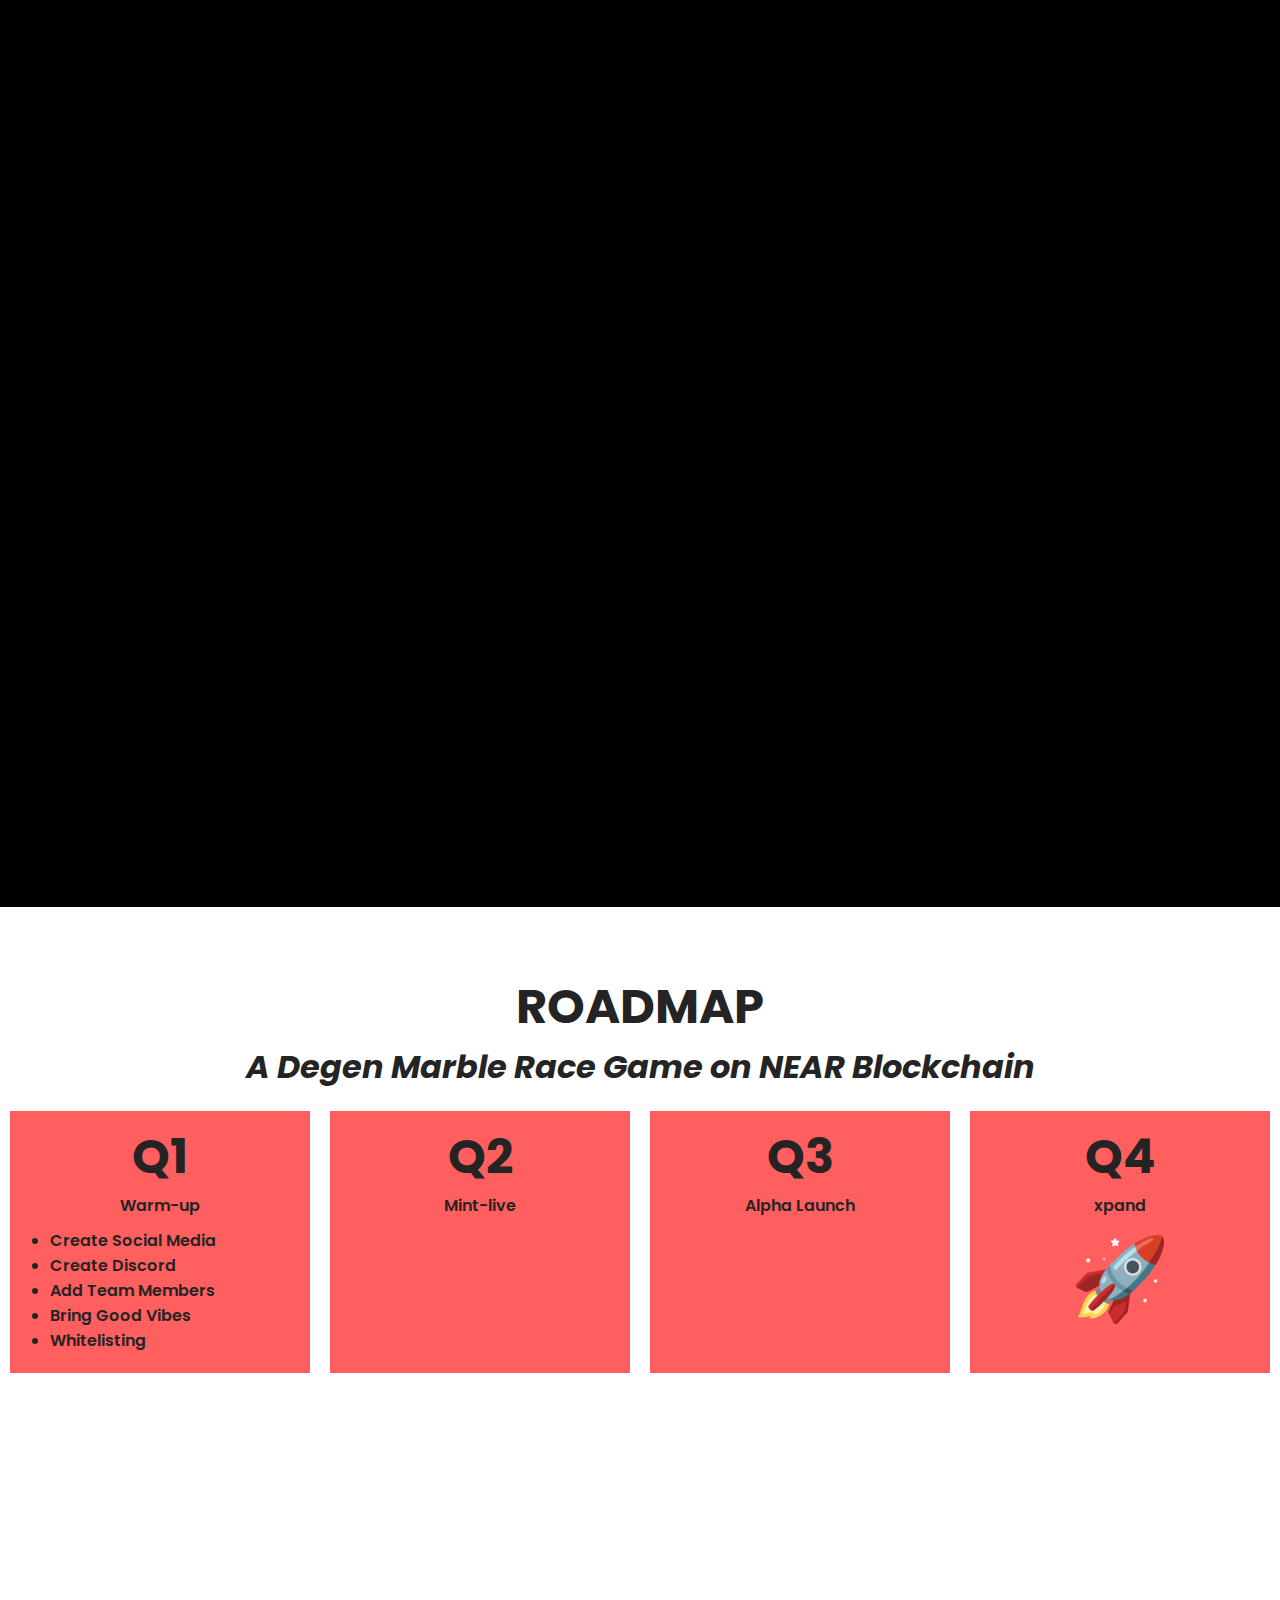
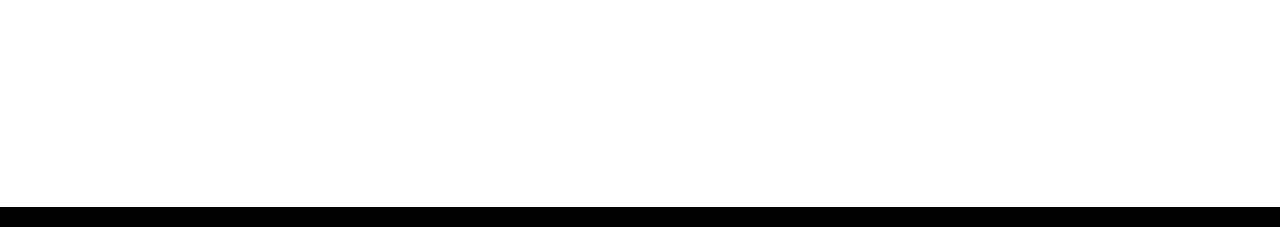
<file: marble/index.html>
<!DOCTYPE html>
<html>
<head>
    <link rel="stylesheet" href="styles.css">
    <title>Marble Race</title>
    <link rel="preconnect" href="https://fonts.googleapis.com">
    <link rel="preconnect" href="https://fonts.gstatic.com" crossorigin>
    <link href="https://fonts.googleapis.com/css2?family=Poppins:ital,wght@0,100;0,400;0,500;0,800;1,400;1,500;1,800&display=swap" rel="stylesheet"> 
</head>

<body translate="no" >

  <div id="video_container">
    <canvas id="video_canvas">
      <video id="video" tabindex="0" autobuffer="autobuffer" preload="preload" muted playsinline>
  
        <source type='video/mp4' src="marble.mp4">
        </source>
        <p>Sorry, your browser does not support the &lt;video&gt; element.</p>
      </video>
    </canvas>
  </div>
    
  <div class="container">
      <div class="item">
        <div class="roadmap">
            <h1>Roadmap</h1>
            <h2>A Degen Marble Race Game on NEAR Blockchain</h2>
                <div class="item_qs">
                    <div class="q1">
                        <h1>Q1</h1>
                        <lead>Warm-up</lead>
                        <ul class="list_q">
                            <li>Create Social Media</li>
                            <li>Create Discord</li>
                            <li>Add Team Members</li>
                            <li>Bring Good Vibes</li>
                            <li>Whitelisting</li>
                        </ul>
                    </div>
                    <div class="q1">
                        <h1>Q2</h1>
                        <lead>Mint-live</lead>
                    </div>
                    <div class="q1">
                        <h1>Q3</h1>
                        <lead>Alpha Launch</lead>
                    </div>
                    <div class="q1">
                        <h1>Q4</h1>
                        <lead>xpand</lead>
                        <p style="font-size: 5rem;">🚀</p>
                    </div>
                </div>
        </div>
    </div>
</div>

<script src='https://static.pkmo.dev/scrollplay/scrollPlay.js?1.289'></script>

<script id="rendered-js" >
  const scrollvideo = new ScrollPlay({
    speed: 500,
    container: "video_container",
    canvas: "video_canvas",
    video: "video",
    inertia: 5 });
</script>

</body>

</html>
</file>
<file: marble/styles.css>
html {
    height: 100vh;
  }
  
  body {
    background: #000;
    font-family: 'Poppins', sans-serif;
  }
  * {
    margin: 0;
    padding: 0;
    box-sizing: border-box;
  }
  canvas {
    position: -webkit-sticky;
    position: -moz-sticky;
    position: -o-sticky;
    position: -ms-sticky;
    position: sticky;
    top: 0;
    left: 0;
    width: 100%;
    height: 100vh;
    object-fit: cover;
    object-position: center center;
  }
  #more_content,
  #initial_content,
  .title_block {
    height: 100vh;
    display: flex;
    align-items: stretch;
    justify-content: center;
    background: rgb(0, 0, 0);
    color: white;
    font-size: 3rem;
  }
  .title_block {
    background-color: green;
  }
  .container {
    display: flex;
    flex-direction: row;
    flex-wrap: wrap;
    justify-content: center;
    align-items: center;
    box-sizing: border-box;
  }
  .item {
    box-sizing: border-box;
    width: 100%;
    margin-bottom: 20px;
    padding: 0;
  }
  .roadmap {
    color: #242424;
    background-color: #ffffff;
    font-weight: 500;
    text-align: center;
    box-sizing: border-box;
    height: 100vh;
    padding: 10px;
    padding-top: 4rem;
  }
  .roadmap h1 {
    text-transform: uppercase;
    font-size: 3rem;
  }
  .roadmap h2 {
    font-style: italic;
    font-size: 2rem;
    padding-bottom: 20px;
  }

  .item_qs {
    display: grid;
    grid-template-columns: 1fr 1fr 1fr 1fr;
    justify-items: stretch;
    align-items: stretch;
    column-gap: 20px;
    row-gap: 20px;
  }
  .q1,
  .q2,
  .q3,
  .q4 {
    color: #242424;
    background-color: #ff5f5f;
    font-weight: 600;
    text-align: center;
    box-sizing: border-box;
    height: 100%;
    padding: 10px;
  }
  .list_q {
    padding: 10px 30px;
  }
  .list_q, li {
    text-align: left;
  }
</file>
